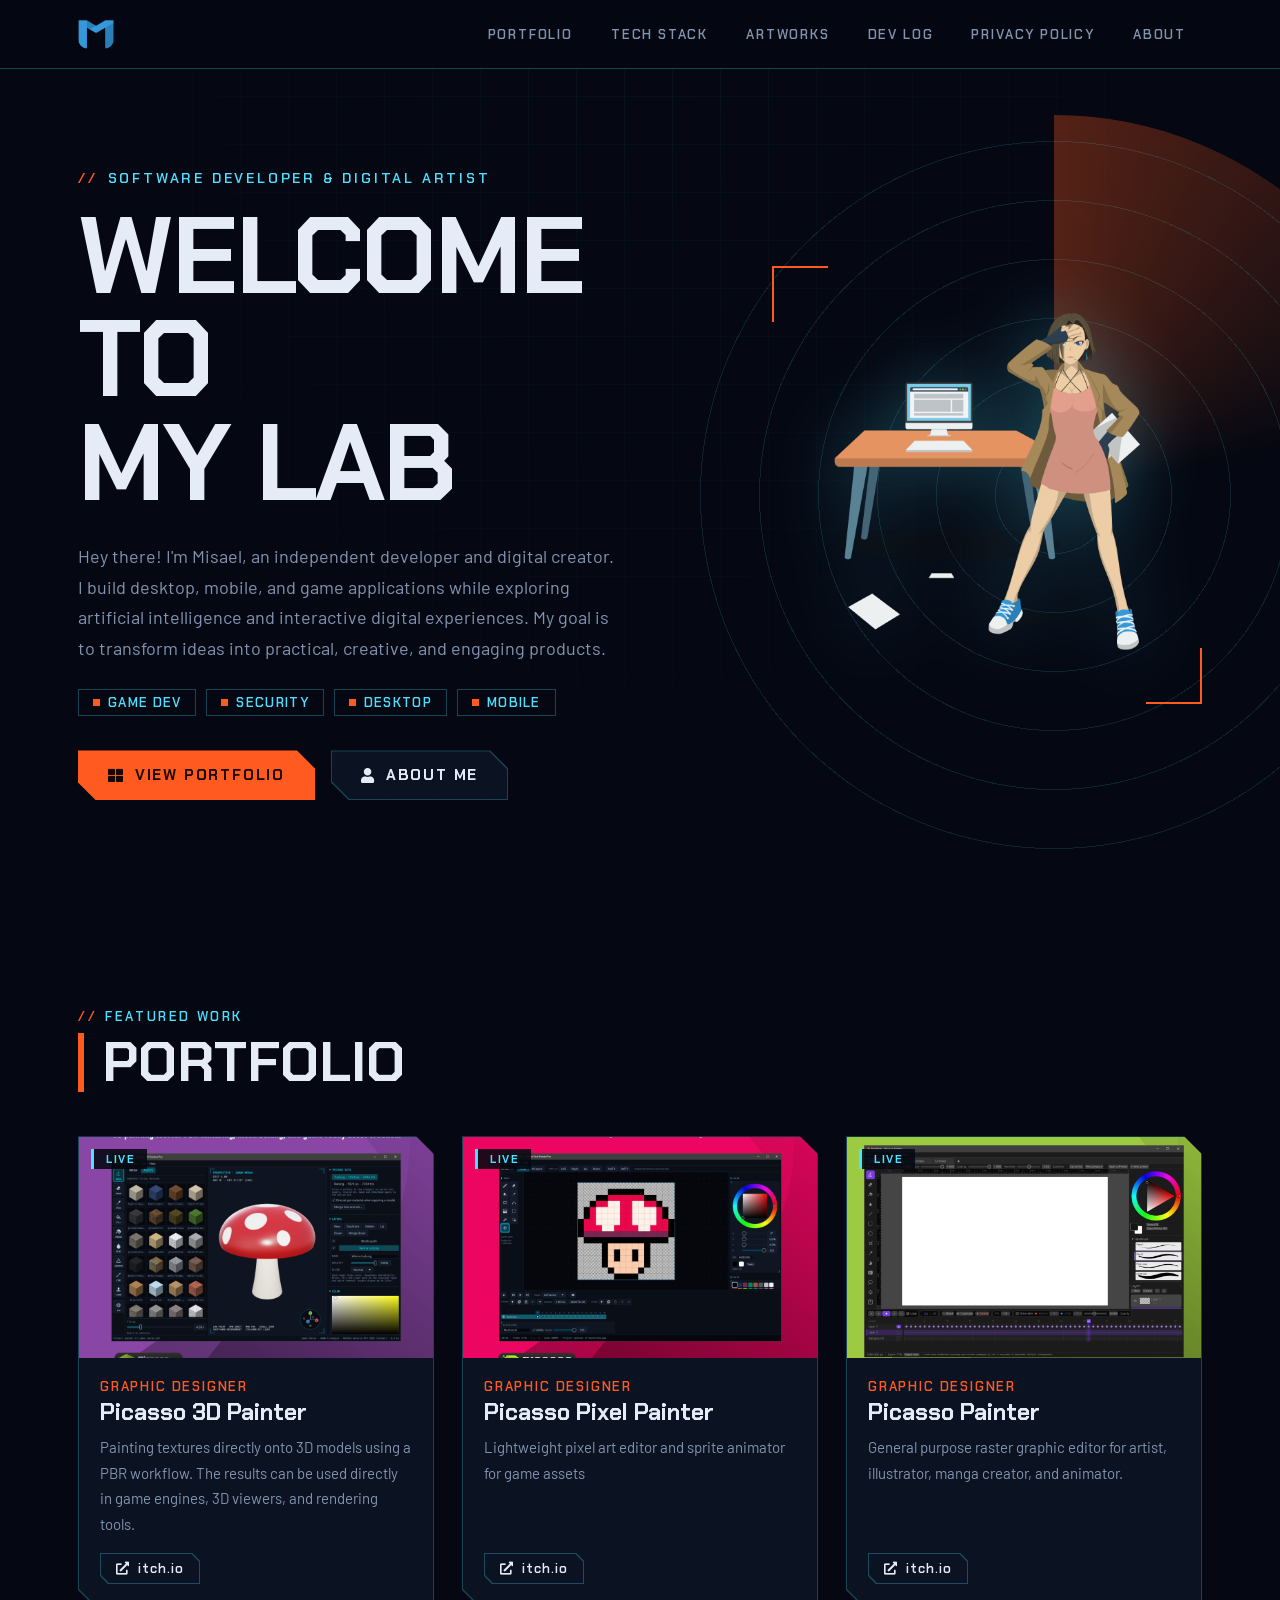
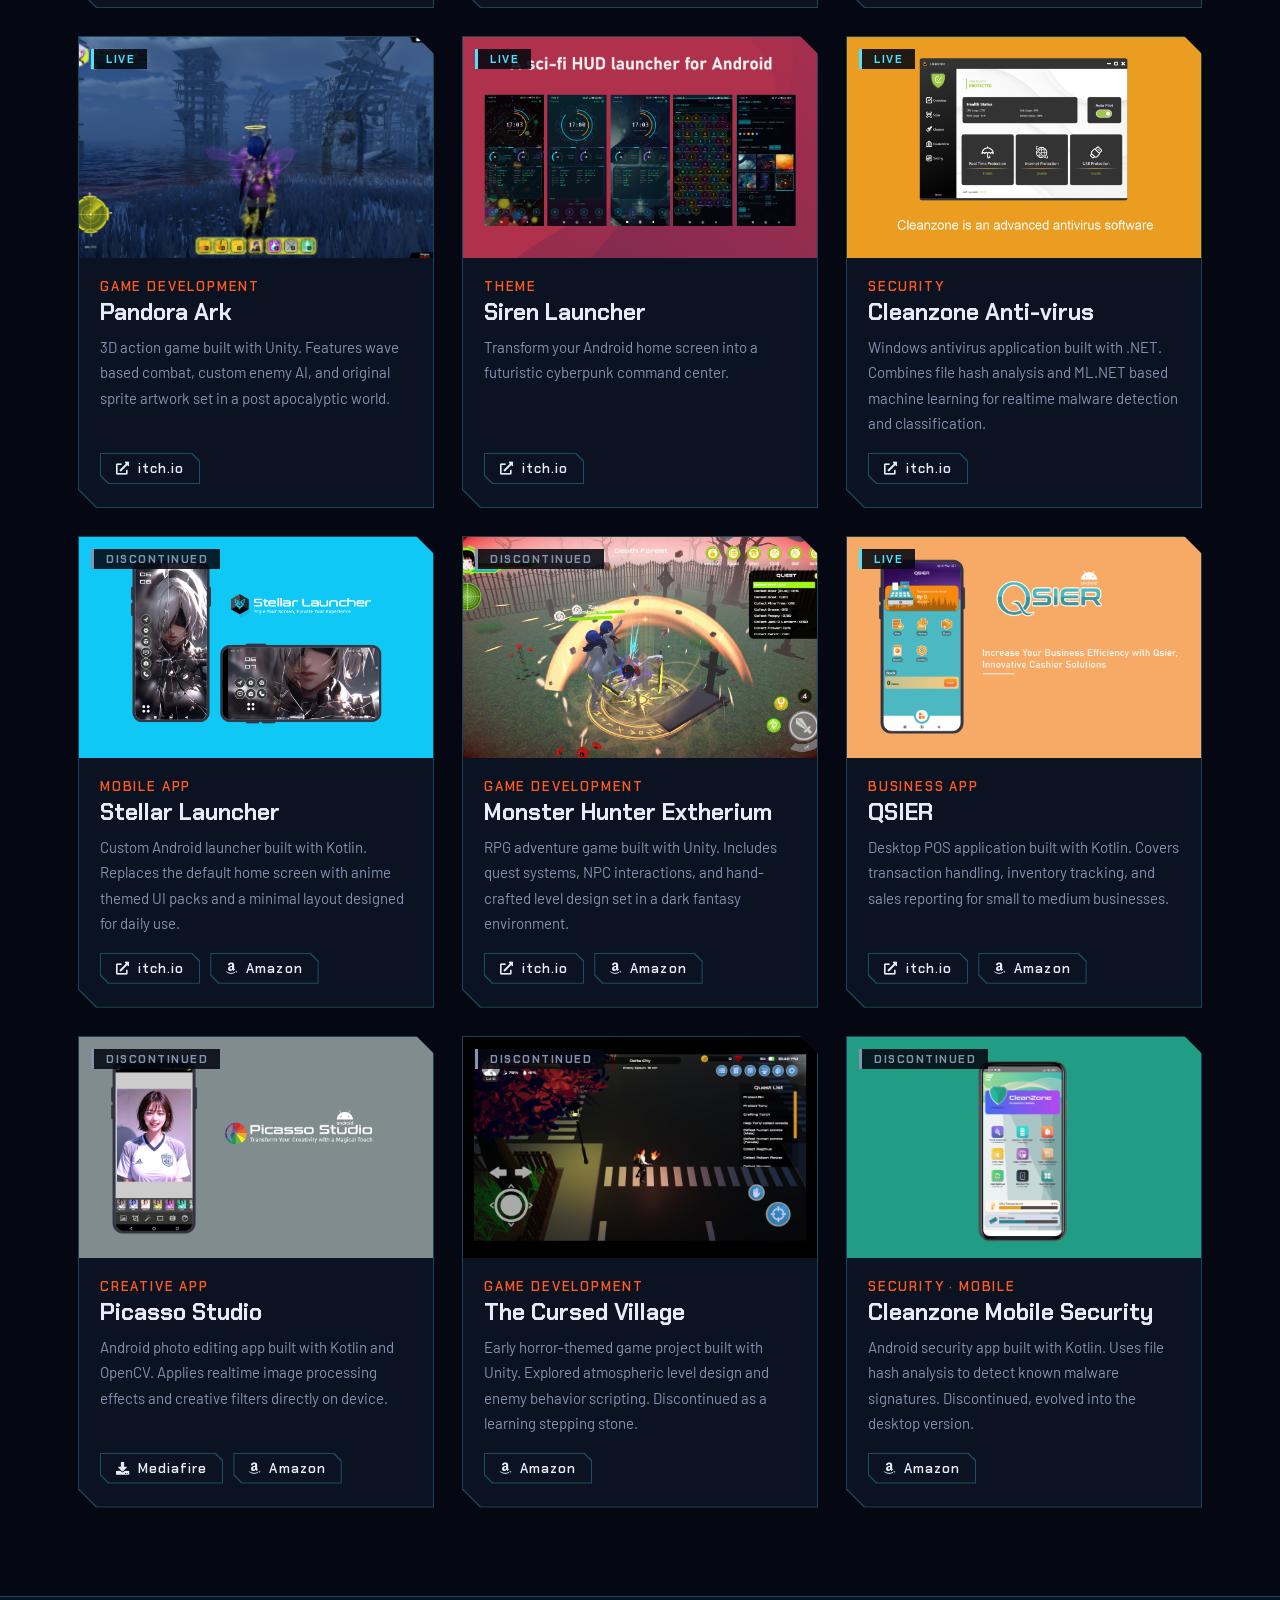
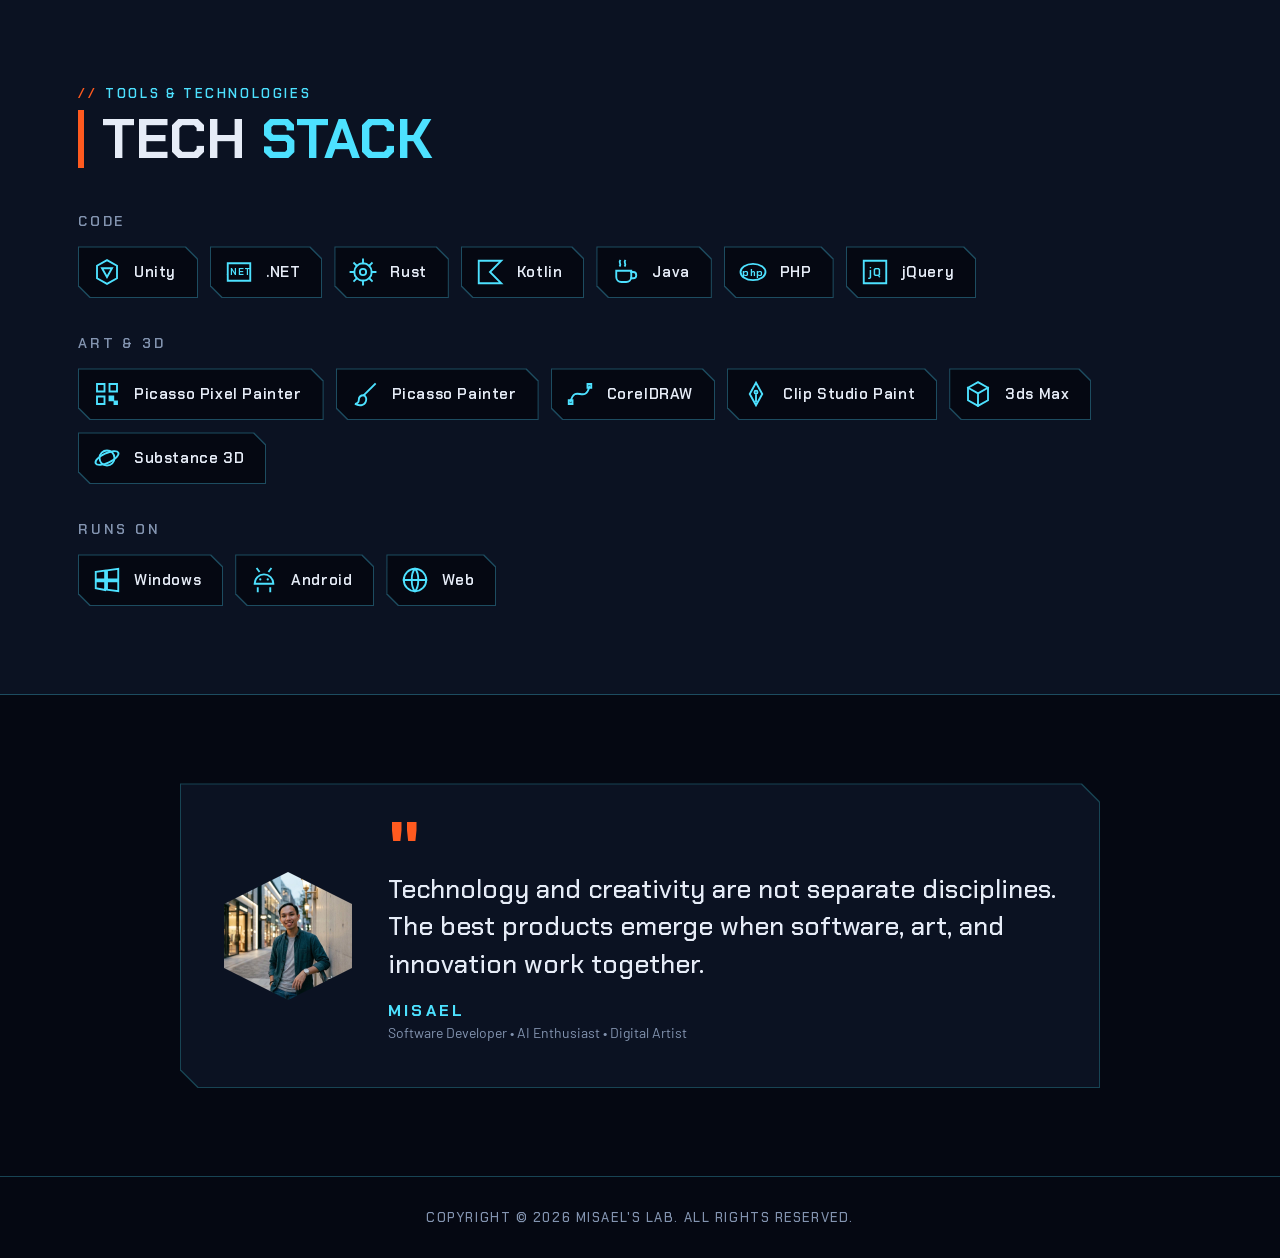
<file: index.html>
<!DOCTYPE html>
<html lang="en">

<head>
    <meta content="TdzUA8fDLAA4ghYsmwMwF0VlxLRGbFFbvK5hlemlelw" name="google-site-verification" />
    <link href="img/icon.png" rel="shortcut icon" type="image/x-icon" />
    <meta content="Misael's App" property="og:title" />
    <meta content="Software Developer" property="og:description" />
    <meta content="Application" property="og:type" />
    <meta content="https://misaelsapp.github.io/" property="og:url" />
    <meta content="https://misaelsapp.github.io/img/billboard.png" property="og:image" />
    <meta charset="UTF-8">
    <meta content="Software Developer" name="description">
    <meta
        content="Misael's App, Software Developer, App Development, Innovative Apps, Prototypes, Technology Solutions, Digital Artist, Android Launcher, Portfolio, Tech Stack, Game Development, Artificial Intelligence, Security Apps, Mobile Apps, Software Engineering"
        name="keywords">
    <meta content="misael" name="author">
    <meta content="width=device-width, initial-scale=1.0" name="viewport">
    <title>Misael's Lab</title>
    <link href="css/style.css" rel="stylesheet" type="text/css">
    <link href="https://use.fontawesome.com/releases/v5.15.1/css/all.css" rel="stylesheet">
</head>

<body>
    <svg width="0" height="0" style="position:absolute" aria-hidden="true">
        <defs>
            <symbol id="i-unity" viewBox="0 0 24 24">
                <path d="M12 2.5l8 4.5v10l-8 4.5-8-4.5V7z" />
                <path d="M8 9h8l-4 7z" />
            </symbol>
            <symbol id="i-dotnet" viewBox="0 0 24 24">
                <path d="M3 5h18v14H3z" /><text x="12" y="14.7" text-anchor="middle" font-size="7.5" font-weight="700"
                    stroke="none" fill="currentColor" font-family="Chakra Petch,sans-serif">.NET</text>
            </symbol>
            <symbol id="i-rust" viewBox="0 0 24 24">
                <circle cx="12" cy="12" r="7" />
                <circle cx="12" cy="12" r="2.5" />
                <path d="M12 2v3M12 19v3M2 12h3M19 12h3M4.9 4.9L7 7M17 17l2.1 2.1M19.1 4.9L17 7M7 17l-2.1 2.1" />
            </symbol>
            <symbol id="i-kotlin" viewBox="0 0 24 24">
                <path d="M3 3h18l-9 9 9 9H3z" />
            </symbol>
            <symbol id="i-java" viewBox="0 0 24 24">
                <path d="M5 11h12v5a4 4 0 01-4 4H9a4 4 0 01-4-4z" />
                <path d="M17 12h1.5a2.5 2.5 0 010 5H17M8 3c-1 1.5 1 2.5 0 4M12 3c-1 1.5 1 2.5 0 4" />
            </symbol>
            <symbol id="i-php" viewBox="0 0 24 24">
                <ellipse cx="12" cy="12" rx="10" ry="6.5" /><text x="12" y="14.9" text-anchor="middle" font-size="8"
                    font-weight="700" stroke="none" fill="currentColor" font-family="Chakra Petch,sans-serif">php</text>
            </symbol>
            <symbol id="i-jquery" viewBox="0 0 24 24">
                <path d="M3 3h18v18H3z" /><text x="12" y="15.2" text-anchor="middle" font-size="9" font-weight="700"
                    stroke="none" fill="currentColor" font-family="Chakra Petch,sans-serif">jQ</text>
            </symbol>
            <symbol id="i-windows" viewBox="0 0 24 24">
                <path d="M3 5.5l7.5-1v7H3zM12 4.3L21 3v8.5h-9zM3 13h7.5v7L3 18.5zM12 13h9v8l-9-1.3z" />
            </symbol>
            <symbol id="i-android" viewBox="0 0 24 24">
                <path d="M4.5 15a7.5 7.5 0 0115 0zM8 5L6.5 3M16 5l1.5-2M7 18.5V21M17 18.5V21" />
                <circle cx="9" cy="11.5" r=".9" fill="currentColor" stroke="none" />
                <circle cx="15" cy="11.5" r=".9" fill="currentColor" stroke="none" />
            </symbol>
            <symbol id="i-web" viewBox="0 0 24 24">
                <circle cx="12" cy="12" r="9" />
                <path d="M3 12h18M12 3c3.5 3.5 3.5 14.500 0 18M12 3c-3.500 3.500-3.500 14.500 0 18" />
            </symbol>
            <symbol id="i-ppp" viewBox="0 0 24 24">
                <path d="M4 4h6v6H4zM14 4h6v6h-6zM4 14h6v6H4z" />
                <path d="M14 14h3v3h-3zM18 18h2v2h-2z" fill="currentColor" />
            </symbol>
            <symbol id="i-pp" viewBox="0 0 24 24">
                <path d="M20 4l-9 9" />
                <path d="M11 13c-3 0-4 2-4 4 0 2-2 3-3 3 4 2 9 1 9-4 0-1-1-3-2-3z" />
            </symbol>
            <symbol id="i-corel" viewBox="0 0 24 24">
                <path d="M4.5 18C8 4 16 20 19.5 6" />
                <path d="M3 17h3v3H3zM18 4h3v3h-3z" />
            </symbol>
            <symbol id="i-csp" viewBox="0 0 24 24">
                <path d="M12 3l5 9-5 9-5-9z" />
                <path d="M12 13v5" />
                <circle cx="12" cy="10.500" r="1.200" />
            </symbol>
            <symbol id="i-max" viewBox="0 0 24 24">
                <path d="M12 2.5l8 4.5v10l-8 4.5-8-4.5V7z" />
                <path d="M4 7l8 4.500L20 7M12 11.500v10" />
            </symbol>
            <symbol id="i-substance" viewBox="0 0 24 24">
                <circle cx="12" cy="12" r="6" />
                <ellipse cx="12" cy="12" rx="10" ry="3.800" transform="rotate(-25 12 12)" />
            </symbol>
        </defs>
    </svg>

    <!-- ===== NAVBAR ===== -->
    <header id="headerNav">
        <div class="container">
            <nav>
                <div class="logo">
                    <img alt="Misael's Lab"
                        onerror="this.style.display='none'; this.nextElementSibling.style.display='block'"
                        src="img/logo.png">
                    <span class="logo-text" style="display:none;">MISAEL</span>
                </div>
                <div id="navicon" onclick="toggleMenu()"></div>
                <ul class="nav-links" id="navLinks">

                    <li onclick="scrollToSection('portfolio')"><a href="#portfolio">Portfolio</a></li>
                    <li onclick="scrollToSection('techstack')"><a href="#techstack">Tech stack</a></li>
                    <li><a href="artworks.html">ARTWORKS</a></li>
                    <li><a href="devlog.html">DEV LOG</a></li>
                    <li><a href="privacy.html">PRIVACY POLICY</a></li>
                    <li><a href="about.html">ABOUT</a></li>
                </ul>
            </nav>
        </div>
    </header>

    <!-- ===== HERO SECTION ===== -->
    <section class="hero">
        <div class="hero-bg"></div>
        <div class="container">
            <div class="hero-content">
                <div class="hero-left">
                    <div class="hero-eyebrow">Software developer & digital artist</div>
                    <h1 class="hero-title">Welcome to<br><span class="glitch">My Lab</span></h1>
                    <p class="hero-subtitle">
                        Hey there! I'm Misael, an independent developer and digital creator. I build desktop, mobile,
                        and game applications while exploring artificial intelligence and interactive digital
                        experiences. My goal is to transform ideas into practical, creative, and engaging products.
                    </p>
                    <div class="hero-badges">
                        <span class="badge"><span class="dot"></span>Game Dev</span>
                        <span class="badge"><span class="dot"></span>Security</span>
                        <span class="badge"><span class="dot"></span>Desktop</span>
                        <span class="badge"><span class="dot"></span>Mobile</span>
                    </div>
                    <div class="hero-cta">
                        <button class="btn-primary" onclick="scrollToSection('portfolio')"><i
                                class="fas fa-th-large"></i> View portfolio</button>
                        <a class="btn-secondary" href="about.html"><i class="fas fa-user"></i> About me</a>
                    </div>
                </div>
                <div class="hero-right">
                    <div class="hero-canvas">
                        <img alt="Misael's mascot" onerror="this.style.opacity='0'" src="img/mascot.png">

                    </div>
                </div>
            </div>
        </div>
    </section>

    <!-- ===== PORTFOLIO SECTION ===== -->
    <section class="portfolio-section" id="portfolio">
        <div class="container">
            <div class="section-header">
                <div class="section-eyebrow">Featured work</div>
                <h2 class="section-title">Portfolio</h2>
            </div>

            <div class="portfolio-grid">

                <!-- picasso 3d painter -->
                <div class="portfolio-card">
                    <div class="card-thumb">
                        <img alt="Epochalys" onerror="this.parentElement.style.background='#1a1a2e'" src="img/p3dpainter.png">
                        <div class="card-thumb-overlay"></div>
                        <span class="card-status status-live">LIVE</span>
                    </div>
                    <div class="card-body">
                        <div class="card-category">Graphic Designer</div>
                        <h3 class="card-title">Picasso 3D Painter</h3>
                        <p class="card-desc">Painting textures directly onto 3D models using a PBR workflow. The results can be used
                        directly in game engines, 3D viewers, and rendering tools.</p>
                        <div class="card-links">
                            <a class="card-link" href="https://misaeldevstudio.itch.io/picasso3dpainter" target="_blank">
                                <i class="fas fa-external-link-alt"></i> itch.io
                            </a>
                        </div>
                    </div>
                </div>

                <!-- picasso pixel painter -->
                <div class="portfolio-card">
                    <div class="card-thumb">
                        <img alt="Epochalys" onerror="this.parentElement.style.background='#1a1a2e'"
                            src="img/picassopixelpainter.png">
                        <div class="card-thumb-overlay"></div>
                        <span class="card-status status-live">LIVE</span>
                    </div>
                    <div class="card-body">
                        <div class="card-category">Graphic Designer</div>
                        <h3 class="card-title">Picasso Pixel Painter</h3>
                        <p class="card-desc">Lightweight pixel art editor and sprite animator for game assets</p>
                        <div class="card-links">
                            <a class="card-link" href="https://misaeldevstudio.itch.io/picassopixelpainter"
                                target="_blank">
                                <i class="fas fa-external-link-alt"></i> itch.io
                            </a>
                        </div>
                    </div>
                </div>

                <!-- picasso painter -->
                <div class="portfolio-card">
                    <div class="card-thumb">
                        <img alt="Epochalys" onerror="this.parentElement.style.background='#1a1a2e'"
                            src="img/picassopainter.png">
                        <div class="card-thumb-overlay"></div>
                        <span class="card-status status-live">LIVE</span>
                    </div>
                    <div class="card-body">
                        <div class="card-category">Graphic Designer</div>
                        <h3 class="card-title">Picasso Painter</h3>
                        <p class="card-desc">General purpose raster graphic editor for artist, illustrator, manga
                            creator, and animator.</p>
                        <div class="card-links">
                            <a class="card-link" href="https://misaeldevstudio.itch.io/picassopainter" target="_blank">
                                <i class="fas fa-external-link-alt"></i> itch.io
                            </a>
                        </div>
                    </div>
                </div>

                <!-- pandora ark -->
                <div class="portfolio-card">
                    <div class="card-thumb">
                        <img alt="Epochalys" onerror="this.parentElement.style.background='#1a1a2e'"
                            src="img/pandoraark.png">
                        <div class="card-thumb-overlay"></div>
                        <span class="card-status status-live">LIVE</span>
                    </div>
                    <div class="card-body">
                        <div class="card-category">Game Development</div>
                        <h3 class="card-title">Pandora Ark</h3>
                        <p class="card-desc">3D action game built with Unity. Features wave based combat, custom enemy
                            AI,
                            and original sprite artwork set in a post apocalyptic world.</p>
                        <div class="card-links">
                            <a class="card-link" href="https://misaeldevstudio.itch.io/pandoraark" target="_blank">
                                <i class="fas fa-external-link-alt"></i> itch.io
                            </a>
                        </div>
                    </div>
                </div>

                <!-- siren launcher -->
                <div class="portfolio-card">
                    <div class="card-thumb">
                        <img alt="Epochalys" onerror="this.parentElement.style.background='#1a1a2e'" src="img/sirenlauncher.png">
                        <div class="card-thumb-overlay"></div>
                        <span class="card-status status-live">LIVE</span>
                    </div>
                    <div class="card-body">
                        <div class="card-category">Theme</div>
                        <h3 class="card-title">Siren Launcher</h3>
                        <p class="card-desc">Transform your Android home screen into a futuristic cyberpunk command center.</p>
                        <div class="card-links">
                            <a class="card-link" href="https://misaeldevstudio.itch.io/sirenlauncher" target="_blank">
                                <i class="fas fa-external-link-alt"></i> itch.io
                            </a>
                        </div>
                    </div>
                </div>

                <!-- Cleanzone Anti-virus Desktop -->
                <div class="portfolio-card">
                    <div class="card-thumb">
                        <img alt="Cleanzone Anti-virus" onerror="this.parentElement.style.background='#1a1a2e'"
                            src="img/cleanzoneDesktop.png">
                        <div class="card-thumb-overlay"></div>
                        <span class="card-status status-live">LIVE</span>
                    </div>
                    <div class="card-body">
                        <div class="card-category">Security</div>
                        <h3 class="card-title">Cleanzone Anti-virus</h3>
                        <p class="card-desc">Windows antivirus application built with .NET. Combines file hash analysis
                            and
                            ML.NET based machine learning for realtime malware detection and classification.</p>
                        <div class="card-links">
                            <a class="card-link" href="https://misaeldevstudio.itch.io/cleanzone-anti-virus"
                                target="_blank">
                                <i class="fas fa-external-link-alt"></i> itch.io
                            </a>
                        </div>
                    </div>
                </div>

                <!-- Stellar Launcher -->
                <div class="portfolio-card">
                    <div class="card-thumb">
                        <img alt="Stellar Launcher" onerror="this.parentElement.style.background='#1a1a2e'"
                            src="img/StellarLauncher.png">
                        <div class="card-thumb-overlay"></div>
                        <span class="card-status status-discontinued">DISCONTINUED</span>
                    </div>
                    <div class="card-body">
                        <div class="card-category">Mobile App</div>
                        <h3 class="card-title">Stellar Launcher</h3>
                        <p class="card-desc">Custom Android launcher built with Kotlin. Replaces the default home screen
                            with anime themed UI packs and a minimal layout designed for daily use.</p>
                        <div class="card-links">
                            <a class="card-link" href="https://misaeldevstudio.itch.io/stellar-launcher"
                                target="_blank">
                                <i class="fas fa-external-link-alt"></i> itch.io
                            </a>
                            <a class="card-link" href="https://www.amazon.com/gp/product/B0DJZR3V8H" target="_blank">
                                <i class="fab fa-amazon"></i> Amazon
                            </a>
                        </div>
                    </div>
                </div>

                <!-- Monster Hunter -->
                <div class="portfolio-card">
                    <div class="card-thumb">
                        <img alt="Monster Hunter Extherium" onerror="this.parentElement.style.background='#1a1a2e'"
                            src="img/monsterhunter.png">
                        <div class="card-thumb-overlay"></div>
                        <span class="card-status status-discontinued">DISCONTINUED</span>
                    </div>
                    <div class="card-body">
                        <div class="card-category">Game Development</div>
                        <h3 class="card-title">Monster Hunter Extherium</h3>
                        <p class="card-desc">RPG adventure game built with Unity. Includes quest systems, NPC
                            interactions,
                            and hand-crafted level design set in a dark fantasy environment.</p>
                        <div class="card-links">
                            <a class="card-link" href="https://misaeldevstudio.itch.io/monster-hunter" target="_blank">
                                <i class="fas fa-external-link-alt"></i> itch.io
                            </a>
                            <a class="card-link" href="https://www.amazon.com/gp/product/B0DFVKQMMR" target="_blank">
                                <i class="fab fa-amazon"></i> Amazon
                            </a>
                        </div>
                    </div>
                </div>

                <!-- QSIER -->
                <div class="portfolio-card">
                    <div class="card-thumb">
                        <img alt="QSIER" onerror="this.parentElement.style.background='#1a1a2e'" src="img/qsier.png">
                        <div class="card-thumb-overlay"></div>
                        <span class="card-status status-live">LIVE</span>
                    </div>
                    <div class="card-body">
                        <div class="card-category">Business App</div>
                        <h3 class="card-title">QSIER</h3>
                        <p class="card-desc">Desktop POS application built with Kotlin. Covers transaction handling,
                            inventory tracking, and sales reporting for small to medium businesses.</p>
                        <div class="card-links">
                            <a class="card-link" href="https://misaeldevstudio.itch.io/qsier" target="_blank">
                                <i class="fas fa-external-link-alt"></i> itch.io
                            </a>
                            <a class="card-link" href="https://www.amazon.com/dp/B0D4YXNT2B" target="_blank">
                                <i class="fab fa-amazon"></i> Amazon
                            </a>
                        </div>
                    </div>
                </div>

                <!-- Picasso Studio -->
                <div class="portfolio-card">
                    <div class="card-thumb">
                        <img alt="Picasso Studio" onerror="this.parentElement.style.background='#1a1a2e'"
                            src="img/picassostudio.png">
                        <div class="card-thumb-overlay"></div>
                        <span class="card-status status-discontinued">DISCONTINUED</span>
                    </div>
                    <div class="card-body">
                        <div class="card-category">Creative App</div>
                        <h3 class="card-title">Picasso Studio</h3>
                        <p class="card-desc">Android photo editing app built with Kotlin and OpenCV. Applies realtime
                            image
                            processing effects and creative filters directly on device.</p>
                        <div class="card-links">
                            <a class="card-link"
                                href="https://www.mediafire.com/file/5umizyobbwfhffp/picassostudio.apk/file"
                                target="_blank">
                                <i class="fas fa-download"></i> Mediafire
                            </a>
                            <a class="card-link" href="https://www.amazon.com/gp/product/B0CZNWSP6H" target="_blank">
                                <i class="fab fa-amazon"></i> Amazon
                            </a>
                        </div>
                    </div>
                </div>

                <!-- The Cursed Village (discontinued) -->
                <div class="portfolio-card">
                    <div class="card-thumb">
                        <img alt="The Cursed Village" onerror="this.parentElement.style.background='#1a1a2e'"
                            src="img/thecursedvillage.png">
                        <div class="card-thumb-overlay"></div>
                        <span class="card-status status-discontinued">DISCONTINUED</span>
                    </div>
                    <div class="card-body">
                        <div class="card-category">Game Development</div>
                        <h3 class="card-title">The Cursed Village</h3>
                        <p class="card-desc">Early horror-themed game project built with Unity. Explored atmospheric
                            level
                            design and enemy behavior scripting. Discontinued as a learning stepping stone.</p>
                        <div class="card-links">
                            <a class="card-link" href="https://www.amazon.com/dp/B0C6R5WMQ4" target="_blank">
                                <i class="fab fa-amazon"></i> Amazon
                            </a>
                        </div>
                    </div>
                </div>

                <!-- Cleanzone Mobile (discontinued) -->
                <div class="portfolio-card">
                    <div class="card-thumb">
                        <img alt="Cleanzone Mobile Security" onerror="this.parentElement.style.background='#1a1a2e'"
                            src="img/cleanzone.png">
                        <div class="card-thumb-overlay"></div>
                        <span class="card-status status-discontinued">DISCONTINUED</span>
                    </div>
                    <div class="card-body">
                        <div class="card-category">Security · Mobile</div>
                        <h3 class="card-title">Cleanzone Mobile Security</h3>
                        <p class="card-desc">Android security app built with Kotlin. Uses file hash analysis to detect
                            known
                            malware signatures. Discontinued, evolved into the desktop version.</p>
                        <div class="card-links">
                            <a class="card-link" href="https://www.amazon.com/dp/B0C5G71BWV" target="_blank">
                                <i class="fab fa-amazon"></i> Amazon
                            </a>
                        </div>
                    </div>
                </div>

            </div>
        </div>
    </section>

    <!-- ===== TECH STACK SECTION ===== -->
    <section class="techstack-section" id="techstack">
        <div class="container">
            <div class="section-header">
                <div class="section-eyebrow">Tools & technologies</div>
                <h2 class="section-title">Tech <span>stack</span></h2>
            </div>

            <div class="tech-group-label">Code</div>
            <div class="tech-logos">
                <div class="tech-chip"><svg class="ico" aria-hidden="true">
                        <use href="#i-unity" />
                    </svg><span>Unity</span></div>
                <div class="tech-chip"><svg class="ico" aria-hidden="true">
                        <use href="#i-dotnet" />
                    </svg><span>.NET</span></div>
                <div class="tech-chip"><svg class="ico" aria-hidden="true">
                        <use href="#i-rust" />
                    </svg><span>Rust</span></div>
                <div class="tech-chip"><svg class="ico" aria-hidden="true">
                        <use href="#i-kotlin" />
                    </svg><span>Kotlin</span></div>
                <div class="tech-chip"><svg class="ico" aria-hidden="true">
                        <use href="#i-java" />
                    </svg><span>Java</span></div>
                <div class="tech-chip"><svg class="ico" aria-hidden="true">
                        <use href="#i-php" />
                    </svg><span>PHP</span></div>
                <div class="tech-chip"><svg class="ico" aria-hidden="true">
                        <use href="#i-jquery" />
                    </svg><span>jQuery</span></div>
            </div>
            <div class="tech-group-label">Art & 3D</div>
            <div class="tech-logos">
                <div class="tech-chip"><svg class="ico" aria-hidden="true">
                        <use href="#i-ppp" />
                    </svg><span>Picasso Pixel Painter</span></div>
                <div class="tech-chip"><svg class="ico" aria-hidden="true">
                        <use href="#i-pp" />
                    </svg><span>Picasso Painter</span></div>
                <div class="tech-chip"><svg class="ico" aria-hidden="true">
                        <use href="#i-corel" />
                    </svg><span>CorelDRAW</span></div>
                <div class="tech-chip"><svg class="ico" aria-hidden="true">
                        <use href="#i-csp" />
                    </svg><span>Clip Studio Paint</span></div>
                <div class="tech-chip"><svg class="ico" aria-hidden="true">
                        <use href="#i-max" />
                    </svg><span>3ds Max</span></div>
                <div class="tech-chip"><svg class="ico" aria-hidden="true">
                        <use href="#i-substance" />
                    </svg><span>Substance 3D</span></div>
            </div>
            <div class="tech-group-label">Runs on</div>
            <div class="tech-logos">
                <div class="tech-chip"><svg class="ico" aria-hidden="true">
                        <use href="#i-windows" />
                    </svg><span>Windows</span></div>
                <div class="tech-chip"><svg class="ico" aria-hidden="true">
                        <use href="#i-android" />
                    </svg><span>Android</span></div>
                <div class="tech-chip"><svg class="ico" aria-hidden="true">
                        <use href="#i-web" />
                    </svg><span>Web</span></div>
            </div>
        </div>
    </section>

    <section class="quote-section">
        <div class="container">
            <div class="quote-card">

                <div class="quote-avatar">
                    <img alt="Misael" src="img/dev.jpg">
                </div>

                <div class="quote-body">
                    <span class="quote-mark">"</span>

                    <p class="quote-text">
                        Technology and creativity are not separate disciplines. The best products emerge when software,
                        art,
                        and innovation work together.
                    </p>

                    <div class="quote-author">MISAEL</div>
                    <div class="quote-role">
                        Software Developer • AI Enthusiast • Digital Artist
                    </div>
                </div>

            </div>
        </div>
    </section>



    <footer>
        <p>Copyright &copy; <span id="curyear"></span> Misael's Lab. All Rights Reserved.</p>
    </footer>

    <script>
        document.getElementById('curyear').textContent = new Date().getFullYear();

        function toggleMenu() {
            document.getElementById('navLinks').classList.toggle('open');
        }

        function scrollToSection(id) {
            const el = document.getElementById(id);
            if (el) {
                el.scrollIntoView({ behavior: 'smooth', block: 'start' });
                document.getElementById('navLinks').classList.remove('open');
            }
        }

        // Navbar shrink on scroll
        window.addEventListener('scroll', () => {
            const nav = document.getElementById('headerNav');
            nav.style.background = window.scrollY > 60
                ? '#f3f3ff'
                : '#f3f3ff';
        });

        // Fade-in on scroll for cards
        const observer = new IntersectionObserver((entries) => {
            entries.forEach(e => {
                if (e.isIntersecting) {
                    e.target.style.opacity = '1';
                    e.target.style.transform = 'translateY(0)';
                }
            });
        }, { threshold: 0.1 });

        document.querySelectorAll('.portfolio-card, .tech-chip, .quote-card').forEach(el => {
            el.style.opacity = '0';
            el.style.transform = 'translateY(20px)';
            el.style.transition = 'opacity 0.5s ease, transform 0.5s ease, border-color 0.3s ease, box-shadow 0.3s ease';
            observer.observe(el);
        });
    </script>

</body>

</html>
</file>
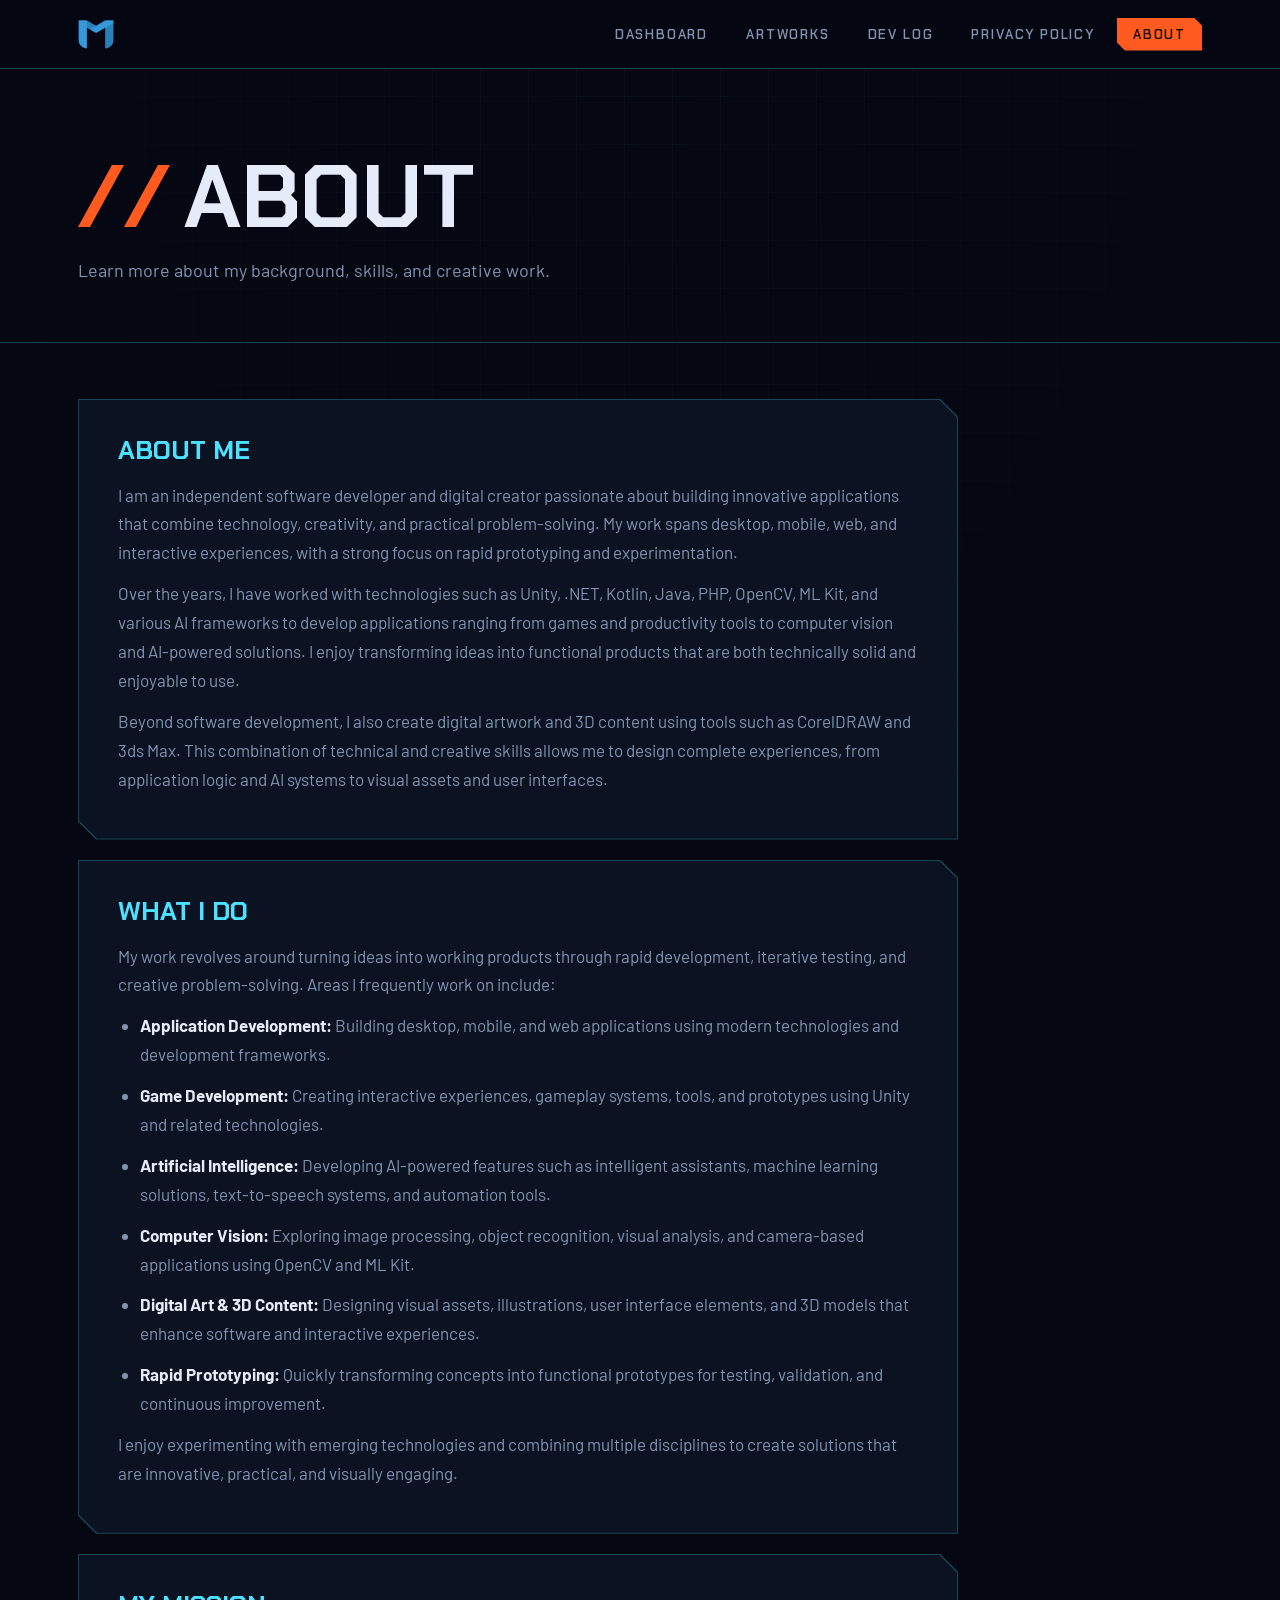
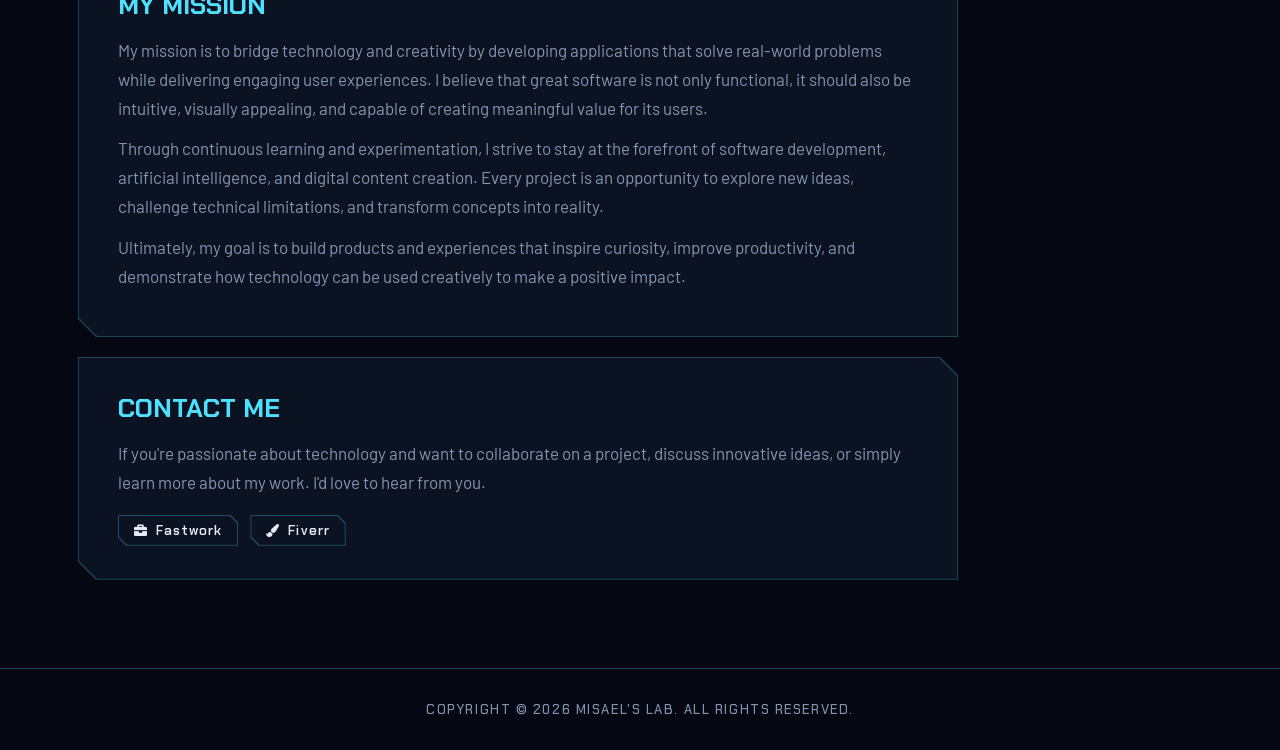
<file: about.html>
<!DOCTYPE html>
<html lang="en">

<head>
    <link href="img/icon.png" rel="shortcut icon" type="image/x-icon" />
    <meta content="About Misael" property="og:title" />
    <meta content="About Misael's Lab" property="og:description" />
    <meta content="Website" property="og:type" />
    <meta content="http://misaelsapp.github.io/about.html" property="og:url" />
    <meta content="https://misaelsapp.github.io/img/billboard.png" property="og:image" />
    <meta charset="UTF-8">
    <meta content="About Misael and his Lab" name="description">
    <meta content="misael" name="author">
    <meta content="width=device-width, initial-scale=1.0" name="viewport">
    <title>Misael's Lab</title>
    <link href="css/style.css" rel="stylesheet" type="text/css">
    <link href="https://use.fontawesome.com/releases/v5.15.1/css/all.css" rel="stylesheet">
</head>

<body>

    <!-- ===== NAVBAR ===== -->
    <header id="headerNav">
        <div class="container">
            <nav>
                <div class="logo">
                    <img alt="Misael's Lab"
                        onerror="this.style.display='none'; this.nextElementSibling.style.display='block'"
                        src="img/logo.png">
                    <span class="logo-text" style="display:none;">MISAEL</span>
                </div>
                <div id="navicon" onclick="toggleMenu()"></div>
                <ul class="nav-links" id="navLinks">
                    <li><a href="index.html">DASHBOARD</a></li>
                    <li><a href="artworks.html">ARTWORKS</a></li>
                    <li><a href="devlog.html">DEV LOG</a></li>
                    <li><a href="privacy.html">PRIVACY POLICY</a></li>
                    <li><a class="active" href="about.html">ABOUT</a></li>
                </ul>
            </nav>
        </div>
    </header>

    <!-- ===== PAGE HERO ===== -->
    <div class="inner-hero">
        <div class="inner-hero-bg"></div>
        <div class="container">
            <div class="inner-hero-title">About</div>
            <div class="inner-hero-desc">Learn more about my background, skills, and creative work.</div>
        </div>
    </div>

    <!-- ===== CONTENT ===== -->
    <section class="content-section">
        <div class="container">

            <div class="content-block">
                <h2>About Me</h2>

                <p>
                    I am an independent software developer and digital creator passionate about building innovative
                    applications that combine technology, creativity, and practical problem-solving. My work spans
                    desktop,
                    mobile, web, and interactive experiences, with a strong focus on rapid prototyping and
                    experimentation.
                </p>

                <p>
                    Over the years, I have worked with technologies such as Unity, .NET, Kotlin, Java, PHP, OpenCV, ML
                    Kit,
                    and various AI frameworks to develop applications ranging from games and productivity tools to
                    computer
                    vision and AI-powered solutions. I enjoy transforming ideas into functional products that are both
                    technically solid and enjoyable to use.
                </p>

                <p>
                    Beyond software development, I also create digital artwork and 3D content using tools such as
                    CorelDRAW
                    and 3ds Max. This combination of technical and creative skills allows me to design complete
                    experiences,
                    from application logic and AI systems to visual assets and user interfaces.
                </p>
            </div>

            <div class="content-block" style="margin-top:20px;">
                <h2>What I Do</h2>

                <p>
                    My work revolves around turning ideas into working products through rapid development, iterative
                    testing, and creative problem-solving. Areas I frequently work on include:
                </p>

                <ul>
                    <li>
                        <strong>Application Development:</strong>
                        Building desktop, mobile, and web applications using modern technologies and development
                        frameworks.
                    </li>

                    <li>
                        <strong>Game Development:</strong>
                        Creating interactive experiences, gameplay systems, tools, and prototypes using Unity and
                        related
                        technologies.
                    </li>

                    <li>
                        <strong>Artificial Intelligence:</strong>
                        Developing AI-powered features such as intelligent assistants, machine learning solutions,
                        text-to-speech systems, and automation tools.
                    </li>

                    <li>
                        <strong>Computer Vision:</strong>
                        Exploring image processing, object recognition, visual analysis, and camera-based applications
                        using
                        OpenCV and ML Kit.
                    </li>

                    <li>
                        <strong>Digital Art & 3D Content:</strong>
                        Designing visual assets, illustrations, user interface elements, and 3D models that enhance
                        software
                        and interactive experiences.
                    </li>

                    <li>
                        <strong>Rapid Prototyping:</strong>
                        Quickly transforming concepts into functional prototypes for testing, validation, and continuous
                        improvement.
                    </li>
                </ul>

                <p>
                    I enjoy experimenting with emerging technologies and combining multiple disciplines to create
                    solutions
                    that are innovative, practical, and visually engaging.
                </p>
            </div>

            <div class="content-block" style="margin-top:20px;">
                <h2>My Mission</h2>

                <p>
                    My mission is to bridge technology and creativity by developing applications that solve real-world
                    problems while delivering engaging user experiences. I believe that great software is not only
                    functional, it should also be intuitive, visually appealing, and capable of creating meaningful
                    value
                    for its users.
                </p>

                <p>
                    Through continuous learning and experimentation, I strive to stay at the forefront of software
                    development, artificial intelligence, and digital content creation. Every project is an opportunity
                    to
                    explore new ideas, challenge technical limitations, and transform concepts into reality.
                </p>

                <p>
                    Ultimately, my goal is to build products and experiences that inspire curiosity, improve
                    productivity,
                    and demonstrate how technology can be used creatively to make a positive impact.
                </p>
            </div>

            <div class="content-block" style="margin-top:20px;">
                <h2>Contact Me</h2>
                <p>If you're passionate about technology and want to collaborate on a project, discuss innovative ideas,
                    or
                    simply learn more about my work. I'd love to hear from you.</p>
                <div class="contact-links">
                    <a class="contact-card" href="https://fastwork.id/user/misael" target="_blank">
                        <i class="fas fa-briefcase"></i> Fastwork
                    </a>
                    <a class="contact-card" href="https://www.fiverr.com/misaeltechart" target="_blank">
                        <i class="fas fa-paint-brush"></i> Fiverr
                    </a>
                </div>
            </div>

        </div>
    </section>

    <footer>
        <p>Copyright &copy; <span id="curyear"></span> Misael's Lab. All Rights Reserved.</p>
    </footer>

    <script>
        document.getElementById('curyear').textContent = new Date().getFullYear();

        function toggleMenu() {
            document.getElementById('navLinks').classList.toggle('open');
        }

        window.addEventListener('scroll', () => {
            const nav = document.getElementById('headerNav');
            nav.style.background = window.scrollY > 60
                ? 'rgba(10, 10, 15, 0.95)'
                : 'rgba(10, 10, 15, 0.75)';
        });
    </script>

</body>

</html>
</file>
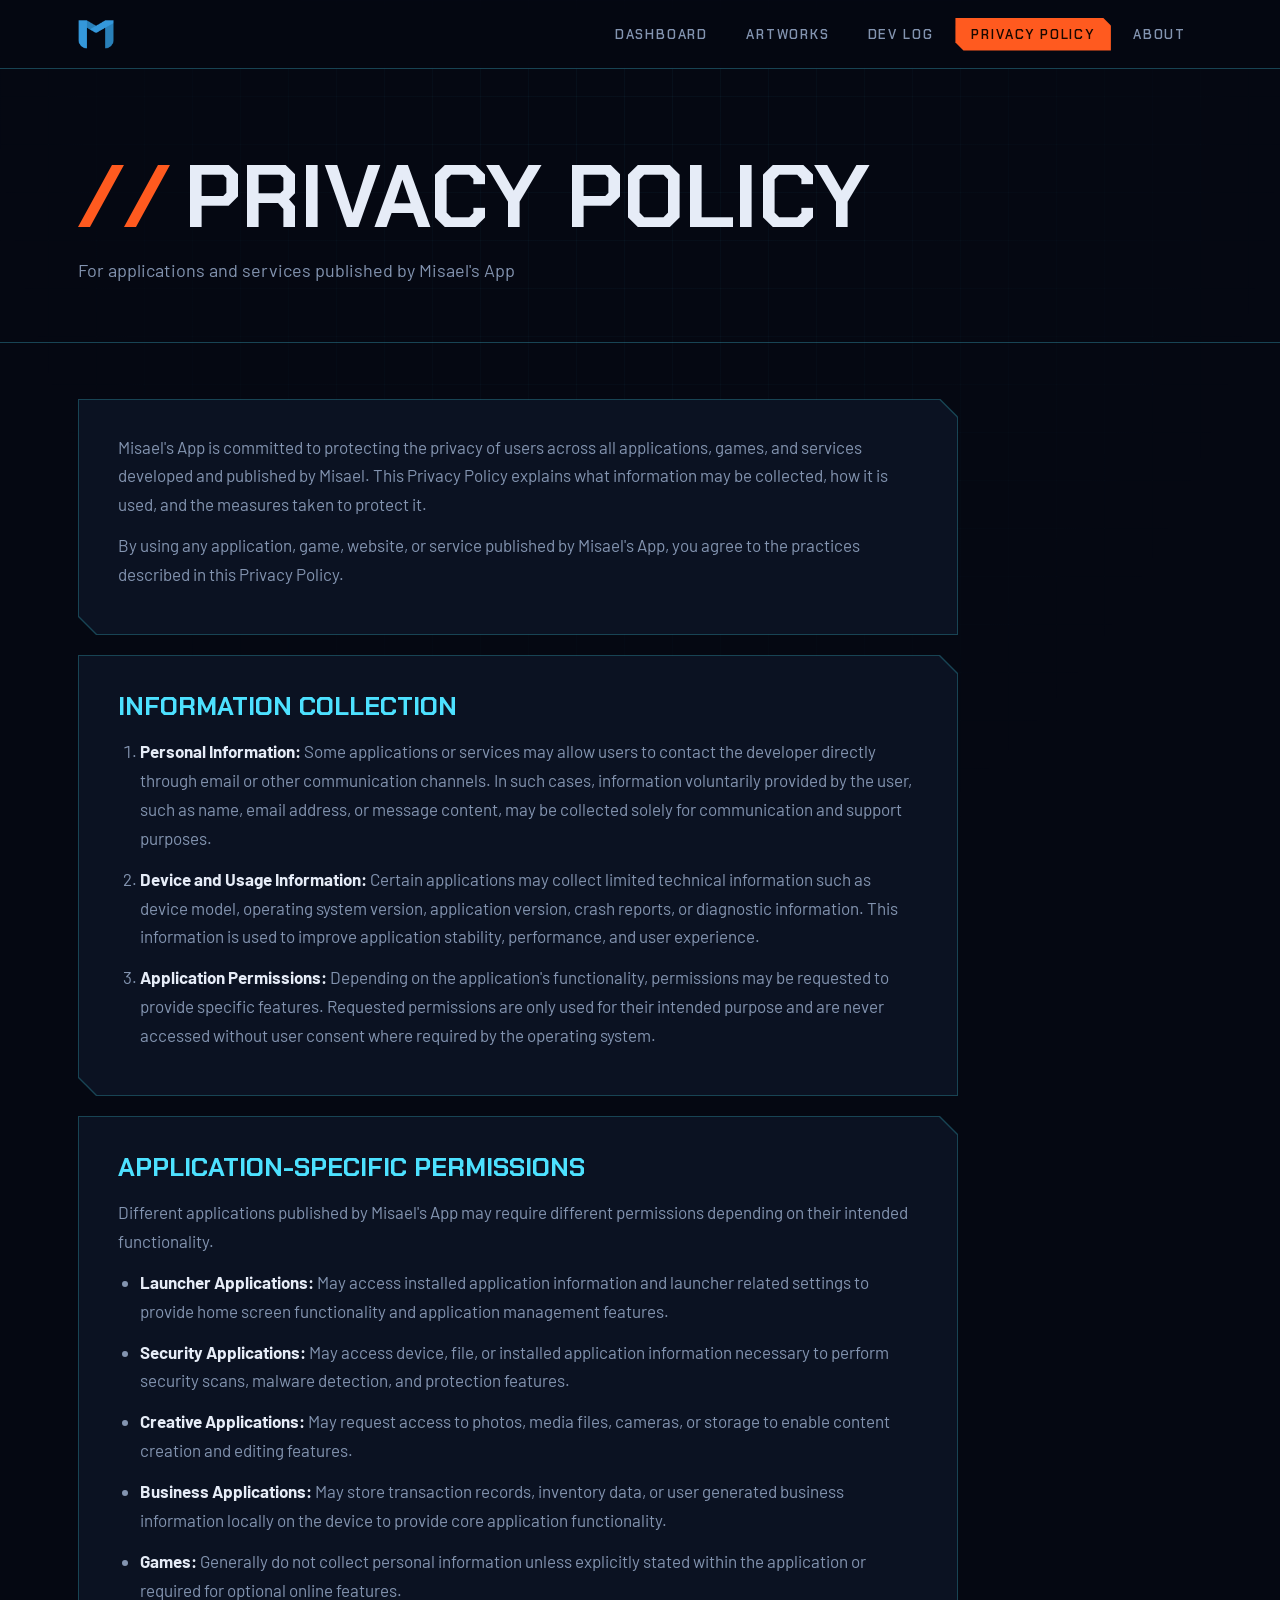
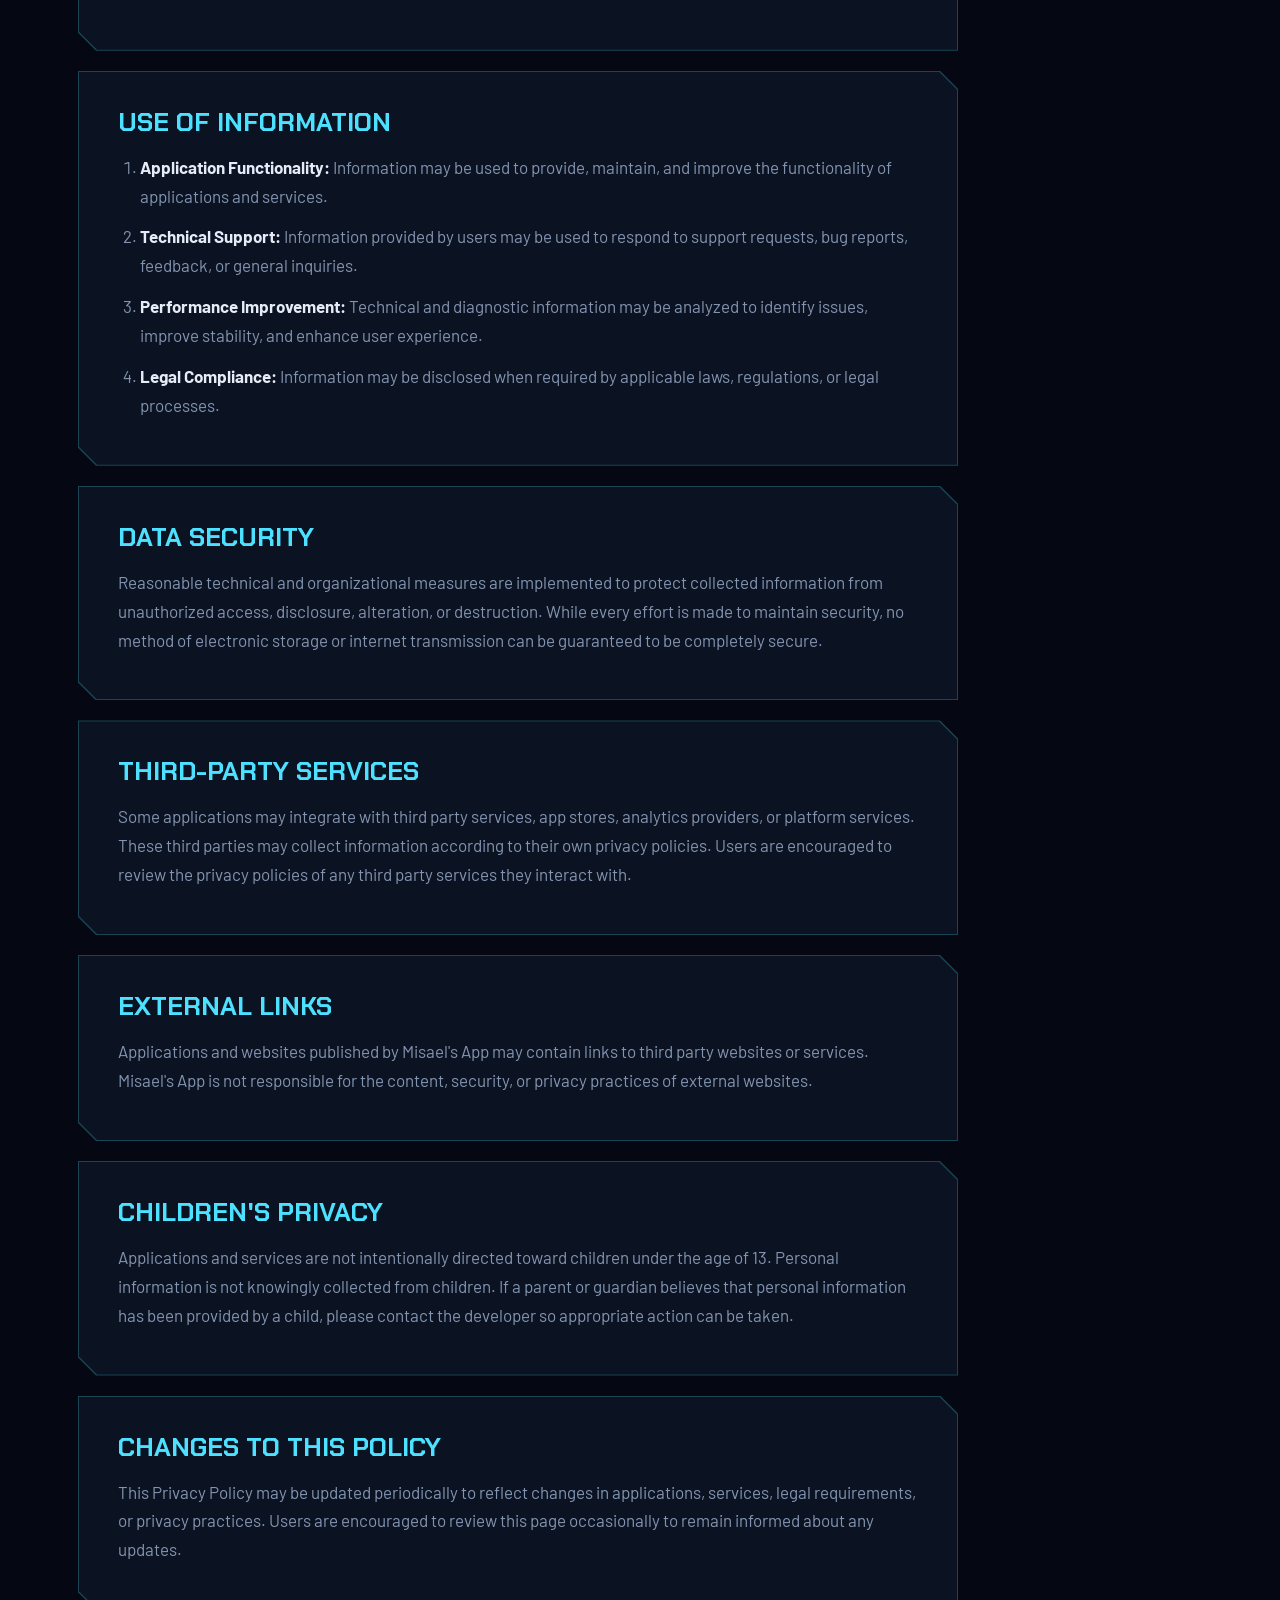
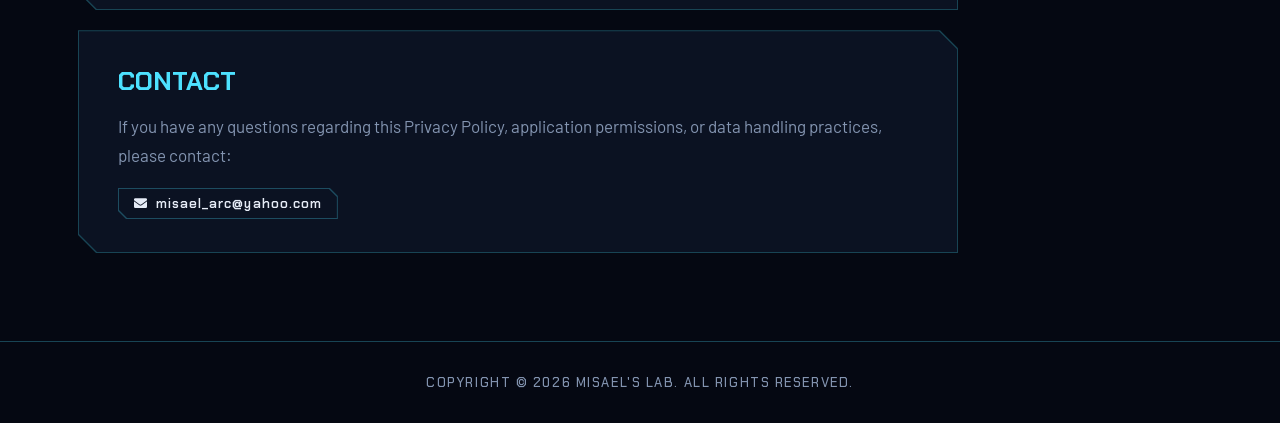
<file: privacy.html>
<!DOCTYPE html>
<html lang="en">

<head>
    <link href="img/icon.png" rel="shortcut icon" type="image/x-icon" />
    <meta content="Privacy Policy — Misael's App" property="og:title" />
    <meta content="Privacy Policy for Misael's App" property="og:description" />
    <meta content="Website" property="og:type" />
    <meta content="https://misaelsapp.github.io/privacy.html" property="og:url" />
    <meta content="https://misaelsapp.github.io/img/billboard.png" property="og:image" />
    <meta charset="UTF-8">
    <meta content="Privacy Policy for Misael's App" name="description">
    <meta content="misael" name="author">
    <meta content="width=device-width, initial-scale=1.0" name="viewport">
    <title>Misael's Lab</title>
    <link href="css/style.css" rel="stylesheet" type="text/css">
    <link href="https://use.fontawesome.com/releases/v5.15.1/css/all.css" rel="stylesheet">
</head>

<body>

    <!-- ===== NAVBAR ===== -->
    <header id="headerNav">
        <div class="container">
            <nav>
                <div class="logo">
                    <img alt="Misael's Lab"
                        onerror="this.style.display='none'; this.nextElementSibling.style.display='block'"
                        src="img/logo.png">
                    <span class="logo-text" style="display:none;">MISAEL</span>
                </div>
                <div id="navicon" onclick="toggleMenu()"></div>
                <ul class="nav-links" id="navLinks">
                    <li><a href="index.html">DASHBOARD</a></li>
                    <li><a href="artworks.html">ARTWORKS</a></li>
                    <li><a href="devlog.html">DEV LOG</a></li>
                    <li><a class="active" href="privacy.html">PRIVACY POLICY</a></li>
                    <li><a href="about.html">ABOUT</a></li>
                </ul>
            </nav>
        </div>
    </header>

    <!-- ===== PAGE HERO ===== -->
    <div class="inner-hero">
        <div class="inner-hero-bg"></div>
        <div class="container">
            <div class="inner-hero-title">Privacy Policy</div>
            <div class="inner-hero-desc">For applications and services published by Misael's App</div>
        </div>
    </div>

    <!-- ===== CONTENT ===== -->

    <section class="content-section">
        <div class="container">

            <div class="content-block">
                <p>
                    Misael's App is committed to protecting the privacy of users across all applications, games, and
                    services developed and published by Misael. This Privacy Policy explains what information may be
                    collected, how it is used, and the measures taken to protect it.
                </p>

                <p>
                    By using any application, game, website, or service published by Misael's App, you agree to the
                    practices described in this Privacy Policy.
                </p>
            </div>

            <div class="content-block" style="margin-top:20px;">
                <h2>Information Collection</h2>

                <ol>
                    <li>
                        <strong>Personal Information:</strong>
                        Some applications or services may allow users to contact the developer directly through email or
                        other communication channels. In such cases, information voluntarily provided by the user, such
                        as
                        name, email address, or message content, may be collected solely for communication and support
                        purposes.
                    </li>

                    <li>
                        <strong>Device and Usage Information:</strong>
                        Certain applications may collect limited technical information such as device model, operating
                        system version, application version, crash reports, or diagnostic information. This information
                        is
                        used to improve application stability, performance, and user experience.
                    </li>

                    <li>
                        <strong>Application Permissions:</strong>
                        Depending on the application's functionality, permissions may be requested to provide specific
                        features. Requested permissions are only used for their intended purpose and are never accessed
                        without user consent where required by the operating system.
                    </li>
                </ol>
            </div>

            <div class="content-block" style="margin-top:20px;">
                <h2>Application-Specific Permissions</h2>

                <p>
                    Different applications published by Misael's App may require different permissions depending on
                    their
                    intended functionality.
                </p>

                <ul>
                    <li>
                        <strong>Launcher Applications:</strong>
                        May access installed application information and launcher related settings to provide home
                        screen
                        functionality and application management features.
                    </li>

                    <li>
                        <strong>Security Applications:</strong>
                        May access device, file, or installed application information necessary to perform security
                        scans,
                        malware detection, and protection features.
                    </li>

                    <li>
                        <strong>Creative Applications:</strong>
                        May request access to photos, media files, cameras, or storage to enable content creation and
                        editing features.
                    </li>

                    <li>
                        <strong>Business Applications:</strong>
                        May store transaction records, inventory data, or user generated business information locally on
                        the
                        device to provide core application functionality.
                    </li>

                    <li>
                        <strong>Games:</strong>
                        Generally do not collect personal information unless explicitly stated within the application or
                        required for optional online features.
                    </li>
                </ul>
            </div>

            <div class="content-block" style="margin-top:20px;">
                <h2>Use of Information</h2>

                <ol>
                    <li>
                        <strong>Application Functionality:</strong>
                        Information may be used to provide, maintain, and improve the functionality of applications and
                        services.
                    </li>

                    <li>
                        <strong>Technical Support:</strong>
                        Information provided by users may be used to respond to support requests, bug reports, feedback,
                        or
                        general inquiries.
                    </li>

                    <li>
                        <strong>Performance Improvement:</strong>
                        Technical and diagnostic information may be analyzed to identify issues, improve stability, and
                        enhance user experience.
                    </li>

                    <li>
                        <strong>Legal Compliance:</strong>
                        Information may be disclosed when required by applicable laws, regulations, or legal processes.
                    </li>
                </ol>
            </div>

            <div class="content-block" style="margin-top:20px;">
                <h2>Data Security</h2>

                <p>
                    Reasonable technical and organizational measures are implemented to protect collected information
                    from
                    unauthorized access, disclosure, alteration, or destruction. While every effort is made to maintain
                    security, no method of electronic storage or internet transmission can be guaranteed to be
                    completely
                    secure.
                </p>
            </div>

            <div class="content-block" style="margin-top:20px;">
                <h2>Third-Party Services</h2>

                <p>
                    Some applications may integrate with third party services, app stores, analytics providers, or
                    platform
                    services. These third parties may collect information according to their own privacy policies. Users
                    are
                    encouraged to review the privacy policies of any third party services they interact with.
                </p>
            </div>

            <div class="content-block" style="margin-top:20px;">
                <h2>External Links</h2>

                <p>
                    Applications and websites published by Misael's App may contain links to third party websites or
                    services. Misael's App is not responsible for the content, security, or privacy practices of
                    external
                    websites.
                </p>
            </div>

            <div class="content-block" style="margin-top:20px;">
                <h2>Children's Privacy</h2>

                <p>
                    Applications and services are not intentionally directed toward children under the age of 13.
                    Personal
                    information is not knowingly collected from children. If a parent or guardian believes that personal
                    information has been provided by a child, please contact the developer so appropriate action can be
                    taken.
                </p>
            </div>

            <div class="content-block" style="margin-top:20px;">
                <h2>Changes to This Policy</h2>

                <p>
                    This Privacy Policy may be updated periodically to reflect changes in applications, services, legal
                    requirements, or privacy practices. Users are encouraged to review this page occasionally to remain
                    informed about any updates.
                </p>
            </div>

            <div class="content-block" style="margin-top:20px;">
                <h2>Contact</h2>

                <p>
                    If you have any questions regarding this Privacy Policy, application permissions, or data handling
                    practices, please contact:
                </p>

                <div class="contact-links">
                    <a class="contact-card" href="mailto:misael_arc@yahoo.com">
                        <i class="fas fa-envelope"></i> misael_arc@yahoo.com
                    </a>
                </div>
            </div>


        </div>
    </section>


    <footer>
        <p>Copyright &copy; <span id="curyear"></span> Misael's Lab. All Rights Reserved.</p>
    </footer>


    <script>
        document.getElementById('curyear').textContent = new Date().getFullYear();

        function toggleMenu() {
            document.getElementById('navLinks').classList.toggle('open');
        }

        window.addEventListener('scroll', () => {
            const nav = document.getElementById('headerNav');
            nav.style.background = window.scrollY > 60
                ? 'rgba(10, 10, 15, 0.95)'
                : 'rgba(10, 10, 15, 0.75)';
        });
    </script>

</body>

</html>
</file>
<file: css/style.css>
@import url('https://fonts.googleapis.com/css2?family=Chakra+Petch:wght@500;600;700&family=Barlow:wght@400;500;600&display=swap');

:root {
    --bg: #050812;
    --panel: #0b1222;
    --panel2: #101a30;
    --orange: #ff5a1f;
    --cyan: #4de1ff;
    --text: #e6ecf7;
    --muted: #8394b0;
    --edge: rgba(77, 225, 255, .28);
    --fd: 'Chakra Petch', sans-serif;
    --fb: 'Barlow', sans-serif;
    --ease: .3s cubic-bezier(.2, .7, .2, 1);
    --cut: polygon(0 0, calc(100% - 18px) 0, 100% 18px, 100% 100%, 18px 100%, 0 calc(100% - 18px))
}

*,
*::before,
*::after {
    box-sizing: border-box;
    margin: 0;
    padding: 0
}

html {
    scroll-behavior: smooth
}

body {
    background: var(--bg);
    color: var(--text);
    font: 17px/1.7 var(--fb);
    overflow-x: hidden
}

body::before {
    content: '';
    position: fixed;
    inset: 0;
    z-index: 0;
    pointer-events: none;
    background: linear-gradient(rgba(77, 225, 255, .045) 1px, transparent 1px) 0 0/48px 48px, linear-gradient(90deg, rgba(77, 225, 255, .045) 1px, transparent 1px) 0 0/48px 48px;
    -webkit-mask-image: radial-gradient(ellipse at 50% 0, #000, transparent 75%);
    mask-image: radial-gradient(ellipse at 50% 0, #000, transparent 75%)
}

header,
section,
footer,
.lightbox,
.devlog-lightbox {
    position: relative;
    z-index: 1
}

a {
    color: var(--cyan);
    text-decoration: none
}

:focus-visible {
    outline: 2px solid var(--orange);
    outline-offset: 3px
}

.container {
    max-width: 1180px;
    margin: 0 auto;
    padding: 0 28px;
    position: relative
}

.portfolio-card,
.devlog-entry,
.content-block,
.tech-chip,
.quote-card,
.btn-secondary,
.card-link,
.contact-card {
    position: relative;
    isolation: isolate;
    background: var(--edge);
    clip-path: var(--cut);
    transition: background var(--ease), transform var(--ease)
}

.portfolio-card::before,
.devlog-entry::before,
.content-block::before,
.tech-chip::before,
.quote-card::before,
.btn-secondary::before,
.card-link::before,
.contact-card::before {
    content: '';
    position: absolute;
    inset: 1px;
    z-index: -1;
    background: var(--panel);
    clip-path: var(--cut)
}

.portfolio-card:hover,
.tech-chip:hover,
.card-link:hover,
.contact-card:hover,
.btn-secondary:hover {
    background: var(--orange)
}

header {
    position: sticky;
    top: 0;
    z-index: 1000
}

#headerNav {
    background: rgba(5, 8, 18, .85) !important;
    backdrop-filter: blur(12px);
    border-bottom: 1px solid var(--edge)
}

nav {
    display: flex;
    align-items: center;
    justify-content: space-between;
    height: 68px
}

.logo img {
    height: 36px;
    display: block
}

.logo-text {
    font: 700 20px var(--fd);
    letter-spacing: .1em
}

.nav-links {
    display: flex;
    gap: 6px;
    list-style: none
}

.nav-links li a {
    display: block;
    padding: 8px 16px;
    color: var(--muted);
    font: 600 13px var(--fd);
    letter-spacing: .14em;
    text-transform: uppercase;
    transition: var(--ease);
    clip-path: polygon(0 0, calc(100% - 8px) 0, 100% 8px, 100% 100%, 8px 100%, 0 calc(100% - 8px))
}

.nav-links li a:hover {
    color: var(--text);
    background: var(--panel2)
}

.nav-links li a.active {
    color: #1a0800;
    background: var(--orange)
}

#navicon {
    display: none;
    cursor: pointer;
    font-size: 22px;
    padding: 8px;
    color: var(--cyan)
}

#navicon::before {
    content: '☰'
}

.hero {
    padding: 100px 0 120px;
    overflow: hidden
}

.hero-bg {
    position: absolute;
    right: -12%;
    top: 50%;
    width: 760px;
    height: 760px;
    transform: translateY(-50%);
    border-radius: 50%;
    background: repeating-radial-gradient(circle, transparent 0 58px, rgba(77, 225, 255, .12) 58px 59px), conic-gradient(from 0deg, rgba(255, 90, 31, .32), transparent 22%);
    animation: sweep 14s linear infinite
}

@keyframes sweep {
    to {
        transform: translateY(-50%) rotate(360deg)
    }
}

.hero-content {
    display: grid;
    grid-template-columns: 1.2fr .8fr;
    gap: 48px;
    align-items: center
}

.hero-eyebrow {
    color: var(--cyan);
    font: 600 14px var(--fd);
    letter-spacing: .2em;
    text-transform: uppercase;
    margin-bottom: 18px
}

.hero-eyebrow::before {
    content: '//';
    color: var(--orange);
    margin-right: 10px
}

.hero-title {
    font: 700 clamp(48px, 8.5vw, 110px)/.95 var(--fd);
    letter-spacing: -.02em;
    text-transform: uppercase;
    margin-bottom: 26px
}

.hero-subtitle {
    max-width: 540px;
    color: var(--muted);
    font-size: 18px;
    margin-bottom: 26px
}

.hero-badges {
    display: flex;
    flex-wrap: wrap;
    gap: 10px;
    margin-bottom: 34px
}

.badge {
    display: flex;
    align-items: center;
    gap: 8px;
    padding: 4px 14px;
    border: 1px solid var(--edge);
    font: 600 13px var(--fd);
    letter-spacing: .1em;
    text-transform: uppercase;
    color: var(--cyan)
}

.badge .dot {
    width: 7px;
    height: 7px;
    background: var(--orange);
    animation: blink 1.6s ease-in-out infinite
}

@keyframes blink {
    50% {
        opacity: .25
    }
}

.hero-cta {
    display: flex;
    gap: 16px;
    flex-wrap: wrap
}

.btn-primary,
.btn-secondary {
    font: 700 15px var(--fd);
    letter-spacing: .12em;
    text-transform: uppercase;
    padding: 15px 30px;
    cursor: pointer;
    display: inline-flex;
    gap: 10px;
    align-items: center;
    border: 0
}

.btn-primary {
    background: var(--orange);
    color: #1a0800;
    clip-path: var(--cut);
    transition: var(--ease)
}

.btn-primary:hover {
    background: var(--text);
    transform: translateY(-2px)
}

.btn-secondary {
    color: var(--text)
}

.btn-secondary:hover {
    color: #1a0800
}

.hero-canvas,
.hero-mascot-wrapper {
    position: relative;
    aspect-ratio: 1;
    padding: 9%
}

.hero-canvas::before,
.hero-canvas::after {
    content: '';
    position: absolute;
    width: 56px;
    height: 56px;
    border: 2px solid var(--orange)
}

.hero-canvas::before {
    top: 0;
    left: 0;
    border-right: 0;
    border-bottom: 0
}

.hero-canvas::after {
    bottom: 0;
    right: 0;
    border-left: 0;
    border-top: 0
}

.hero-canvas img,
.hero-mascot-wrapper img {
    width: 100%;
    height: 100%;
    object-fit: contain;
    filter: drop-shadow(0 0 36px rgba(77, 225, 255, .3))
}

.canvas-tag {
    display: none
}

.hero-left>*,
.hero-right {
    animation: boot .7s cubic-bezier(.2, .7, .2, 1) both
}

.hero-left>:nth-child(2) {
    animation-delay: .1s
}

.hero-left>:nth-child(3) {
    animation-delay: .2s
}

.hero-left>:nth-child(4) {
    animation-delay: .3s
}

.hero-left>:nth-child(5) {
    animation-delay: .4s
}

.hero-right {
    animation-delay: .3s
}

@keyframes boot {
    from {
        opacity: 0;
        clip-path: inset(0 100% 0 0)
    }

    to {
        opacity: 1;
        clip-path: inset(0)
    }
}


.portfolio-section,
.techstack-section,
.quote-section,
.content-section {
    padding: 88px 0
}

.techstack-section {
    background: var(--panel);
    border-block: 1px solid var(--edge)
}

.section-header {
    margin-bottom: 44px
}

.section-eyebrow {
    color: var(--cyan);
    font: 600 13px var(--fd);
    letter-spacing: .2em;
    text-transform: uppercase
}

.section-eyebrow::before {
    content: '//';
    color: var(--orange);
    margin-right: 8px
}

.section-title {
    font: 700 clamp(34px, 5vw, 56px)/1.05 var(--fd);
    text-transform: uppercase;
    border-left: 6px solid var(--orange);
    padding-left: 18px;
    margin-top: 8px
}

.section-title span {
    color: var(--cyan)
}


.portfolio-grid,
.artwork-grid {
    display: grid;
    grid-template-columns: repeat(auto-fill, minmax(320px, 1fr));
    gap: 28px
}

.portfolio-card {
    display: flex;
    flex-direction: column
}

.card-thumb {
    position: relative;
    aspect-ratio: 16/10;
    margin: 1px 1px 0;
    overflow: hidden;
    background: var(--panel2)
}

.card-thumb img {
    width: 100%;
    height: 100%;
    object-fit: cover;
    display: block;
    transition: transform .6s cubic-bezier(.2, .7, .2, 1), filter .3s;
    filter: saturate(.9)
}

.portfolio-card:hover .card-thumb img {
    transform: scale(1.06);
    filter: saturate(1.15)
}

.card-status {
    position: absolute;
    top: 12px;
    left: 12px;
    font: 700 11px var(--fd);
    letter-spacing: .14em;
    padding: 3px 12px;
    background: rgba(5, 8, 18, .88)
}

.status-live {
    color: var(--cyan);
    border-left: 3px solid var(--cyan)
}

.status-discontinued {
    color: var(--muted);
    border-left: 3px solid var(--muted)
}

.card-body {
    padding: 20px 22px 24px;
    display: flex;
    flex-direction: column;
    flex: 1
}

.card-category {
    color: var(--orange);
    font: 600 13px var(--fd);
    letter-spacing: .14em;
    text-transform: uppercase
}

.card-title {
    font: 700 23px/1.2 var(--fd);
    margin: 4px 0 8px
}

.card-desc {
    color: var(--muted);
    font-size: 15px;
    flex: 1
}

.card-links {
    display: flex;
    gap: 10px;
    flex-wrap: wrap;
    margin-top: 16px
}

.card-link,
.contact-card {
    display: inline-flex;
    align-items: center;
    gap: 8px;
    padding: 7px 16px;
    font: 600 13px var(--fd);
    letter-spacing: .08em;
    color: var(--text);
    clip-path: polygon(0 0, calc(100% - 8px) 0, 100% 8px, 100% 100%, 8px 100%, 0 calc(100% - 8px))
}

.card-link::before,
.contact-card::before {
    clip-path: polygon(0 0, calc(100% - 8px) 0, 100% 8px, 100% 100%, 8px 100%, 0 calc(100% - 8px))
}

.card-link:hover,
.contact-card:hover {
    color: #1a0800
}

/* tech */
.tech-group-label {
    color: var(--muted);
    font: 600 14px var(--fd);
    letter-spacing: .2em;
    text-transform: uppercase;
    margin: 36px 0 16px
}

.tech-logos {
    display: flex;
    flex-wrap: wrap;
    gap: 12px
}

.tech-chip {
    display: flex;
    align-items: center;
    gap: 12px;
    padding: 11px 22px 11px 14px;
    font: 600 15px var(--fd);
    letter-spacing: .04em;
    clip-path: polygon(0 0, calc(100% - 12px) 0, 100% 12px, 100% 100%, 12px 100%, 0 calc(100% - 12px))
}

.tech-chip::before {
    clip-path: polygon(0 0, calc(100% - 12px) 0, 100% 12px, 100% 100%, 12px 100%, 0 calc(100% - 12px));
    background: var(--bg)
}

.tech-chip i {
    font-size: 30px;
    line-height: 1;
    color: var(--cyan);
    transition: var(--ease)
}

.tech-chip:hover i {
    color: var(--orange)
}

.tech-chip:hover {
    color: var(--text)
}

.tech-chip:hover::before {
    background: var(--panel2)
}

.tech-chip:hover {
    background: var(--orange)
}


.quote-card {
    display: flex;
    gap: 36px;
    align-items: center;
    padding: 44px;
    max-width: 920px;
    margin: 0 auto
}

.quote-avatar img {
    width: 128px;
    height: 128px;
    object-fit: cover;
    display: block;
    clip-path: polygon(50% 0, 100% 25%, 100% 75%, 50% 100%, 0 75%, 0 25%)
}

.quote-mark {
    font: 700 72px/.6 var(--fd);
    color: var(--orange);
    display: block
}

.quote-text {
    font: 500 clamp(19px, 2.3vw, 26px)/1.45 var(--fd)
}

.quote-author {
    font: 700 16px var(--fd);
    letter-spacing: .2em;
    margin-top: 16px;
    color: var(--cyan)
}

.quote-role {
    color: var(--muted);
    font-size: 14px
}


.inner-hero {
    padding: 84px 0 56px;
    border-bottom: 1px solid var(--edge);
    position: relative;
    overflow: hidden
}

.inner-hero-title {
    font: 700 clamp(42px, 7vw, 88px)/1 var(--fd);
    text-transform: uppercase
}

.inner-hero-title::before {
    content: '//';
    color: var(--orange);
    margin-right: 14px
}

.inner-hero-desc {
    color: var(--muted);
    font-size: 18px;
    margin-top: 14px;
    max-width: 560px
}

.content-section {
    padding-top: 56px
}

.content-block {
    padding: 34px 40px;
    max-width: 880px
}

.content-block h2 {
    font: 700 26px var(--fd);
    text-transform: uppercase;
    margin-bottom: 14px;
    color: var(--cyan)
}

.content-block p,
.content-block li {
    color: var(--muted);
    margin-bottom: 12px
}

.content-block ul,
.content-block ol {
    padding-left: 22px
}

.content-block strong {
    color: var(--text)
}

.contact-links {
    display: flex;
    gap: 12px;
    flex-wrap: wrap;
    margin-top: 18px
}


.artwork-card {
    position: relative;
    overflow: hidden;
    cursor: zoom-in;
    background: var(--panel2);
    clip-path: var(--cut)
}

.artwork-card img {
    width: 100%;
    aspect-ratio: 1;
    object-fit: cover;
    display: block;
    transition: transform .6s cubic-bezier(.2, .7, .2, 1)
}

.artwork-card:hover img {
    transform: scale(1.06)
}

.artwork-overlay {
    position: absolute;
    inset: auto 0 0;
    padding: 44px 18px 16px;
    background: linear-gradient(transparent, rgba(5, 8, 18, .95));
    opacity: 0;
    transition: var(--ease);
    border-bottom: 3px solid var(--orange)
}

.artwork-card:hover .artwork-overlay {
    opacity: 1
}

.artwork-overlay h3 {
    font: 700 17px var(--fd)
}

.artwork-overlay span {
    color: var(--cyan);
    font-size: 13px
}

.lightbox,
.devlog-lightbox {
    position: fixed;
    inset: 0;
    background: rgba(3, 5, 10, .96);
    display: none;
    justify-content: center;
    align-items: center;
    z-index: 9999;
    padding: 20px;
    cursor: zoom-out
}

.lightbox img,
.devlog-lightbox img {
    max-width: 92vw;
    max-height: 90vh;
    border: 1px solid var(--edge)
}


.devlog-grid {
    display: grid;
    gap: 32px
}

.devlog-entry {
    display: grid;
    grid-template-columns: 1fr 1.3fr
}

.devlog-entry:nth-child(even) {
    grid-template-columns: 1.3fr 1fr
}

.devlog-entry:nth-child(even) .devlog-info {
    order: 2
}

.devlog-info {
    padding: 34px
}

.devlog-index {
    color: var(--orange);
    font: 600 13px var(--fd);
    letter-spacing: .2em;
    text-transform: uppercase
}

.devlog-title {
    font: 700 30px/1.1 var(--fd);
    text-transform: uppercase;
    margin: 4px 0 14px
}

.devlog-status {
    display: inline-flex;
    align-items: center;
    gap: 8px;
    font: 600 12px var(--fd);
    letter-spacing: .14em;
    text-transform: uppercase;
    padding: 2px 12px;
    margin-bottom: 16px;
    border: 1px solid currentColor
}

.devlog-status::before {
    content: '';
    width: 7px;
    height: 7px;
    background: currentColor
}

.status-planning {
    color: var(--muted)
}

.status-in-development {
    color: var(--orange)
}

.status-testing {
    color: var(--cyan)
}

.status-nearly-done {
    color: #ffc34d
}

.status-public {
    color: #4dffb0
}

.status-discontinued-dev {
    color: #6b7488
}

.devlog-desc {
    color: var(--muted)
}

.devlog-screenshots {
    position: relative;
    min-height: 290px;
    background: var(--bg);
    overflow: hidden;
    cursor: pointer;
    margin: 1px
}

.devlog-screenshots img {
    position: absolute;
    inset: 0;
    width: 100%;
    height: 100%;
    object-fit: cover
}

.devlog-screenshots-count {
    position: absolute;
    right: 14px;
    bottom: 14px;
    background: rgba(5, 8, 18, .88);
    padding: 1px 12px;
    font: 600 13px var(--fd);
    color: var(--cyan)
}

.carousel-btn {
    position: absolute;
    top: 50%;
    transform: translateY(-50%);
    width: 42px;
    height: 42px;
    border: 1px solid var(--edge);
    background: rgba(5, 8, 18, .85);
    color: var(--cyan);
    cursor: pointer;
    z-index: 5
}

.carousel-btn:hover {
    background: var(--orange);
    color: #1a0800
}

.carousel-prev {
    left: 14px
}

.carousel-next {
    right: 14px
}

.carousel-dots {
    position: absolute;
    bottom: 16px;
    left: 50%;
    transform: translateX(-50%);
    display: flex;
    gap: 6px;
    z-index: 5
}

.carousel-dot {
    width: 18px;
    height: 4px;
    background: rgba(230, 236, 247, .35);
    cursor: pointer
}

.carousel-dot.active {
    background: var(--orange)
}

.devlog-empty {
    text-align: center;
    padding: 64px;
    border: 1px dashed var(--edge);
    color: var(--muted)
}

footer {
    border-top: 1px solid var(--edge);
    text-align: center;
    padding: 32px 24px;
    color: var(--muted);
    font: 500 13px var(--fd);
    letter-spacing: .12em;
    text-transform: uppercase
}

@media (max-width:860px) {
    .hero {
        padding: 56px 0 72px
    }

    .hero-content {
        grid-template-columns: 1fr
    }

    .hero-canvas,
    .hero-mascot-wrapper {
        max-width: 320px
    }

    .hero-bg {
        width: 520px;
        height: 520px;
        right: -40%
    }

    #navicon {
        display: block
    }

    .nav-links {
        display: none;
        flex-direction: column;
        position: absolute;
        top: 68px;
        left: 0;
        right: 0;
        background: var(--bg);
        border-bottom: 1px solid var(--edge);
        padding: 14px 28px
    }

    .nav-links.open {
        display: flex
    }

    .quote-card {
        flex-direction: column;
        text-align: center;
        padding: 30px 22px
    }

    .devlog-entry,
    .devlog-entry:nth-child(even) {
        grid-template-columns: 1fr
    }

    .devlog-entry:nth-child(even) .devlog-info {
        order: 2
    }

    .devlog-info,
    .content-block {
        padding: 26px
    }
}

@media (prefers-reduced-motion:reduce) {
    * {
        animation: none !important;
        transition: none !important;
        scroll-behavior: auto !important
    }
}

.ico {
    width: 30px;
    height: 30px;
    flex: none;
    fill: none;
    stroke: currentColor;
    stroke-width: 1.5;
    stroke-linejoin: miter;
    stroke-linecap: square;
    color: var(--cyan);
    transition: var(--ease)
}

.tech-chip:hover .ico {
    color: var(--orange)
}
</file>
